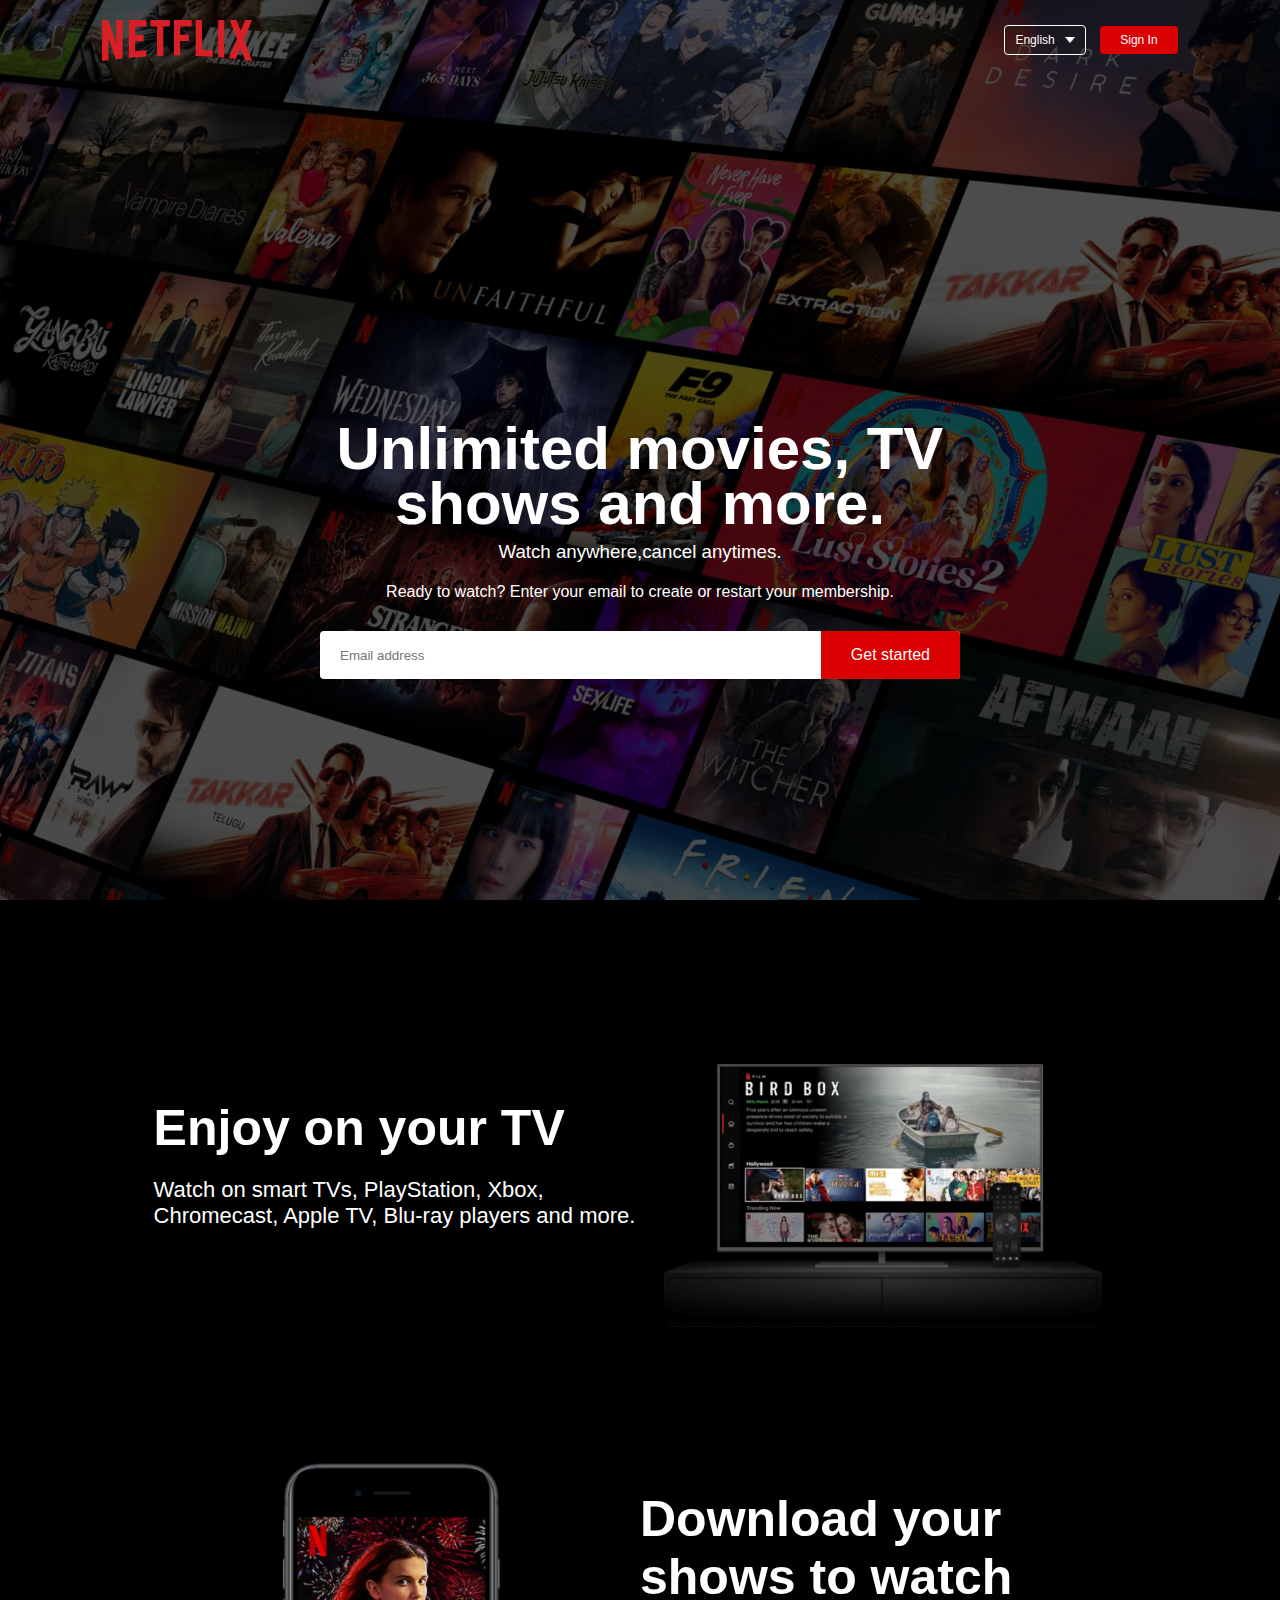
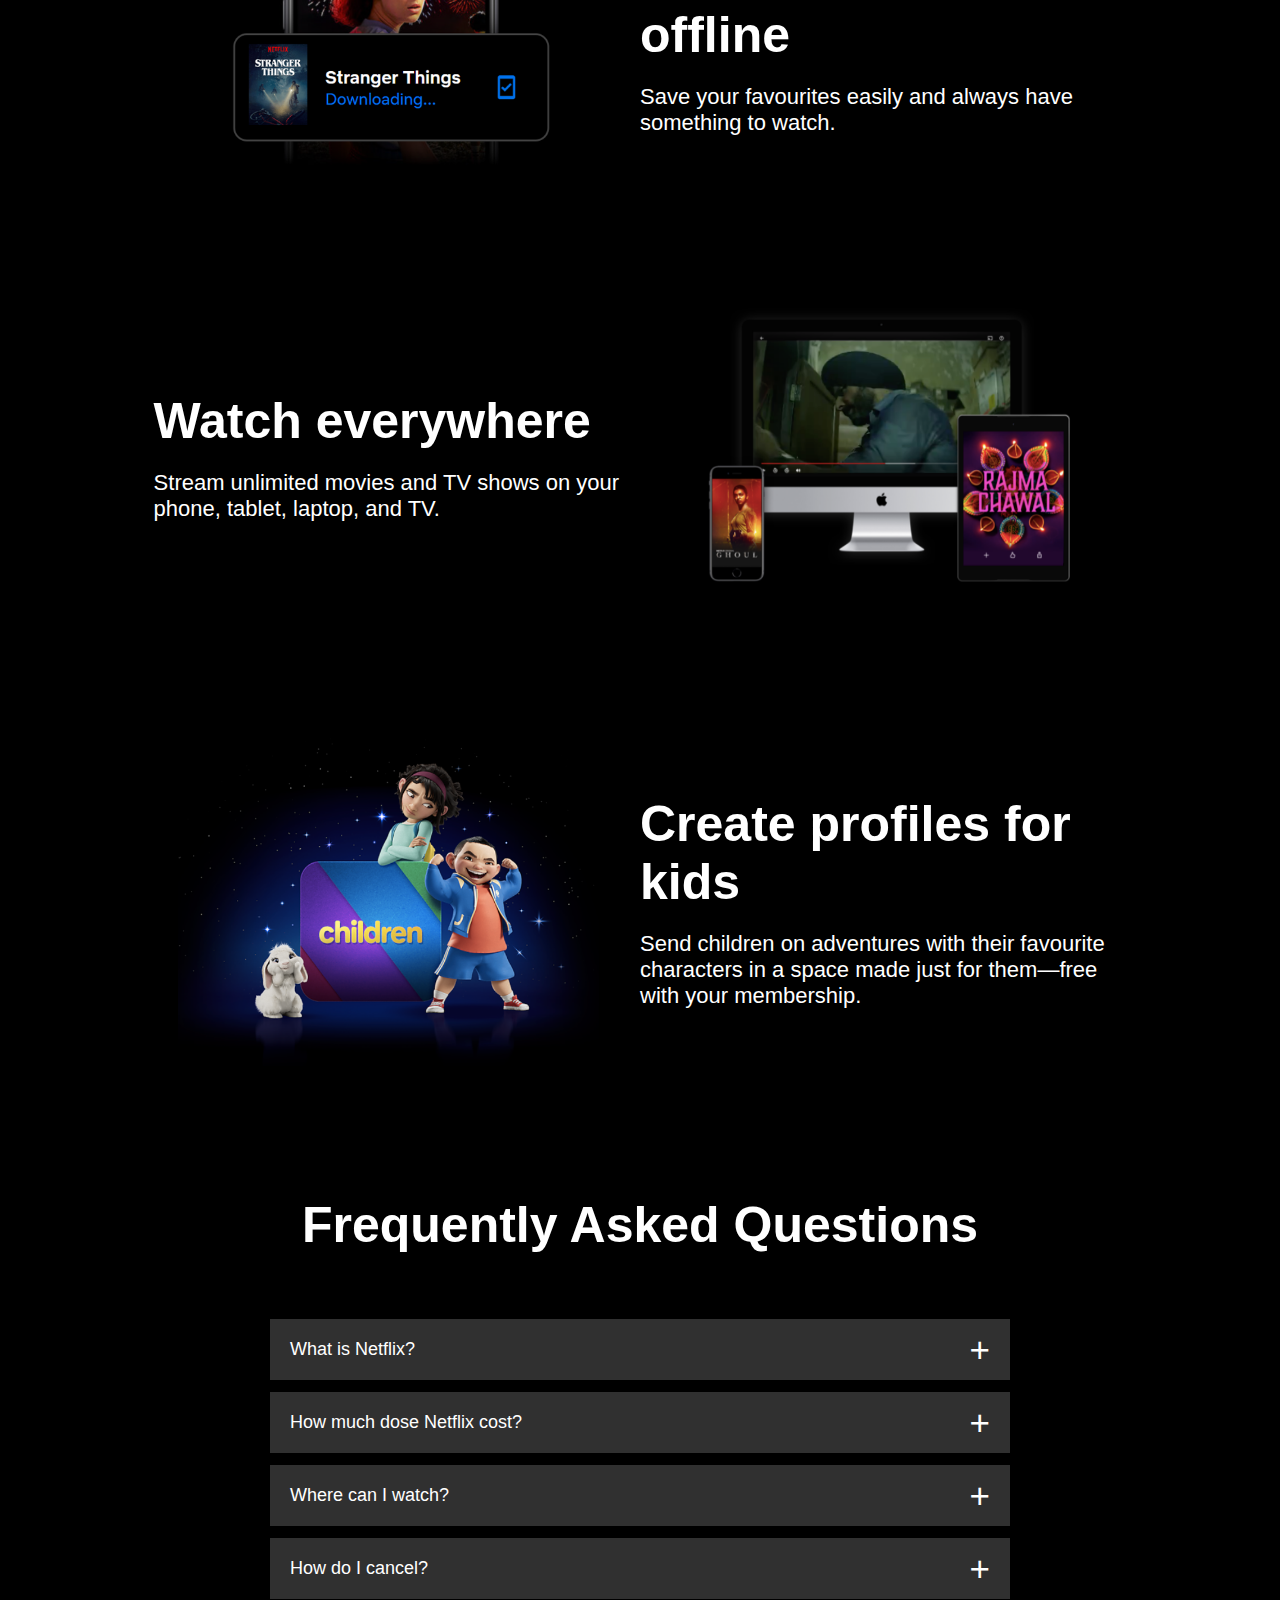
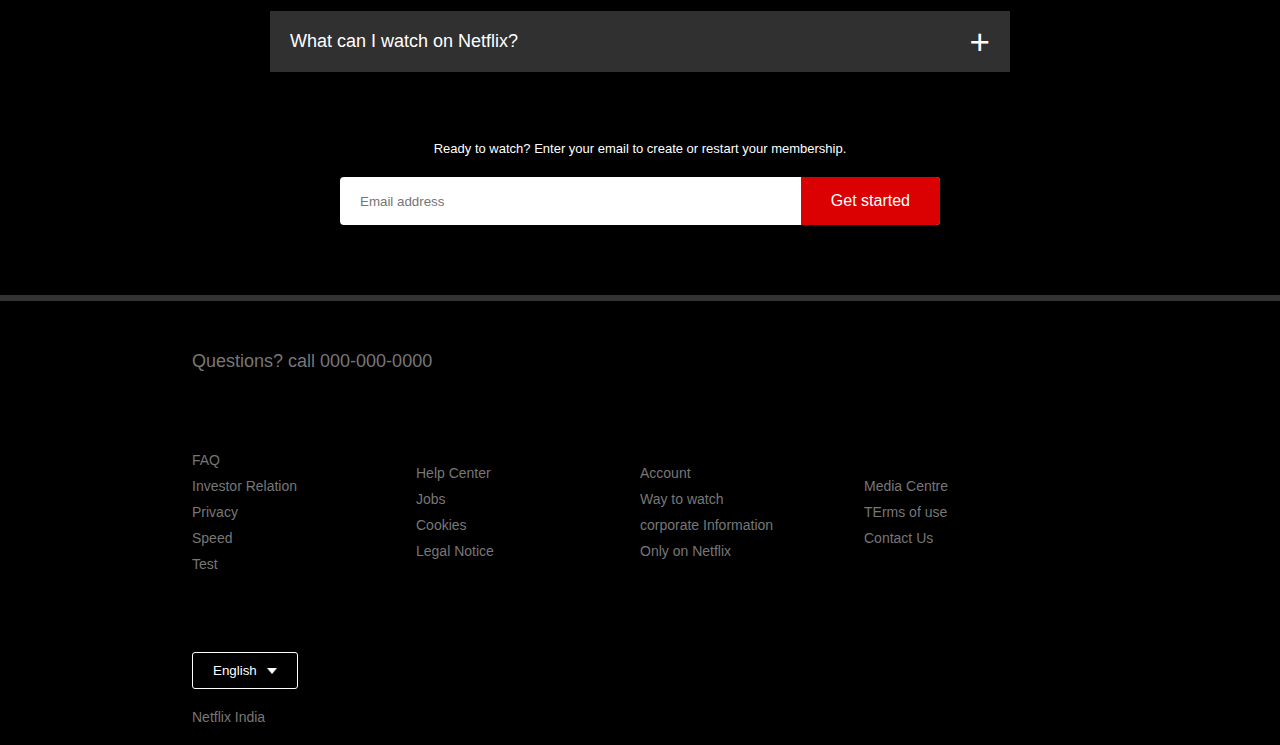
<file: index.html>
<!DOCTYPE html>
<html lang="en">
<head>
    <meta charset="UTF-8">
    <meta name="viewport" content="width=device-width, initial-scale=1.0">
    <title>Netflix clone</title>
    <link rel="stylesheet" href="netflix-clone.css">
</head>
<body>
    <div class="header">
        <nav>
            <img src="logo.png" class="logo">
            <div>
                <button class="language-btn">English<img src ="down-icon.png"></button>
                <button>Sign In</button>
            </div>
        </nav>
        <div class="header-content">
            <h1>Unlimited movies, TV shows and more.</h1>
            <h3> Watch anywhere,cancel anytimes.  </h3>
            <p> Ready to watch? Enter your email to create or restart your membership.</p>
            <form class="email-signup">
                <input type="email"placeholder="Email address"required>
                <button type="Submit">Get started</button>
            </form>
        </div>
    </div>
 <div class="features">
    <div class="row">
        <div class="text-col">
            <h2>Enjoy on your TV</h2>
            <p>Watch on smart TVs, PlayStation, Xbox, Chromecast, Apple TV, Blu-ray players and more.</p>
        </div>
        <div class="img-col">
            <img src="feature-1.png">

        </div>
    </div>

    <div class="row">
        <div class="img-col">
            <img src="feature-2.png">
         </div>
        <div class="text-col">
            <h2> Download your shows to watch offline</h2>
            <p> Save your favourites easily and always have something to watch.</p>
        </div>
       
    </div>

    <div class="row">
        <div class="text-col">
            <h2>Watch everywhere</h2>
            <p> Stream unlimited movies and TV shows on your phone, tablet, laptop, and TV.</p>
        </div>
        <div class="img-col">
            <img src="feature-3.png">
        </div>
    </div>
    <div class="row">
        <div class="img-col">
            <img src="feature-4.png">
         </div>
        <div class="text-col">
          <h2>  Create profiles for kids</h2>
              <p>Send children on adventures with their favourite characters in a space made just for them—free with your membership.</p>
        </div>
        
    </div>
 </div>

      <div class="faq">
            <h1>Frequently Asked Questions</h1>
            <ul class="Questions">
                <li>
                    <input type="radio" name="Questions" id="first">
                    <label for="first">What is Netflix?</label>
                    <div class="content">
                        <p>Lorem ipsum dolor sit amet, consectetur adipisicing elit. Officia deserunt maxime molestias quis possimus officiis distinctio aliquid, quos illo dignissimos blanditiis dolor eveniet nihil delectus dolorem culpa aliquam iure quae?</p>
                    </div>
                </li>
                <li>
                    <input type="radio" name="Questions" id="second">
                    <label for="second">How much dose Netflix cost?</label>
                    <div class="content">
                        <p>Lorem ipsum dolor sit amet, consectetur adipisicing elit. Officia deserunt maxime molestias quis possimus officiis distinctio aliquid, quos illo dignissimos blanditiis dolor eveniet nihil delectus dolorem culpa aliquam iure quae?</p>
                    </div>
                </li>
                <li>
                    <input type="radio" name="Questions" id="third">
                    <label for="third">Where can I watch?</label>
                    <div class="content">
                        <p>Lorem ipsum dolor sit amet, consectetur adipisicing elit. Officia deserunt maxime molestias quis possimus officiis distinctio aliquid, quos illo dignissimos blanditiis dolor eveniet nihil delectus dolorem culpa aliquam iure quae?</p>
                    </div>
                </li>
                <li>
                    <input type="radio" name="Questions" id="fourth">
                    <label for="fourth">How do I cancel?</label>
                    <div class="content">
                        <p>Lorem ipsum dolor sit amet, consectetur adipisicing elit. Officia deserunt maxime molestias quis possimus officiis distinctio aliquid, quos illo dignissimos blanditiis dolor eveniet nihil delectus dolorem culpa aliquam iure quae?</p>
                    </div>
                </li>
                <li>
                    <input type="radio" name="Questions" id="fifth">
                    <label for="fifth">What can I watch on Netflix?</label>
                    <div class="content">
                        <p>Lorem ipsum dolor sit amet, consectetur adipisicing elit. Officia deserunt maxime molestias quis possimus officiis distinctio aliquid, quos illo dignissimos blanditiis dolor eveniet nihil delectus dolorem culpa aliquam iure quae?</p>
                    </div>
                </li>
            </ul>

            <small>Ready to watch? Enter your email to create or restart your membership.</small>
            <form class="email-signup">
                <input type="email"placeholder="Email address"required>
                <button type="Submit">Get started</button>
            </form>

    </div>
    <div class="footer">
        <h2>Questions? call 000-000-0000</h2>

        <div class="row">
            <div class="col">
                <a href="#">FAQ</a>
                <a href="#">Investor Relation</a>
                <a href="#">Privacy</a>
                <a href="#">Speed </a>
                <a href="#">Test</a>
            </div>
            <div class="col">
                <a href="#">Help Center</a>
                <a href="#">Jobs</a>
                <a href="#">Cookies</a>
                <a href="#">Legal Notice</a>
            </div>
            <div class="col">
                <a href="#">Account</a>
                <a href="#">Way to watch</a>
                <a href="#">corporate Information</a>
                <a href="#">Only on Netflix</a>
            </div>
            <div class="col">
                <a href="#">Media Centre</a>
                <a href="#">TErms of use</a>
                <a href="#">Contact Us</a>
            
            </div>
        </div>
        <button class="language-btn">English<img src ="down-icon.png"></button>
        <p class="copyright-txt">Netflix India</p>
    </div>


</body>

</html>
</file>
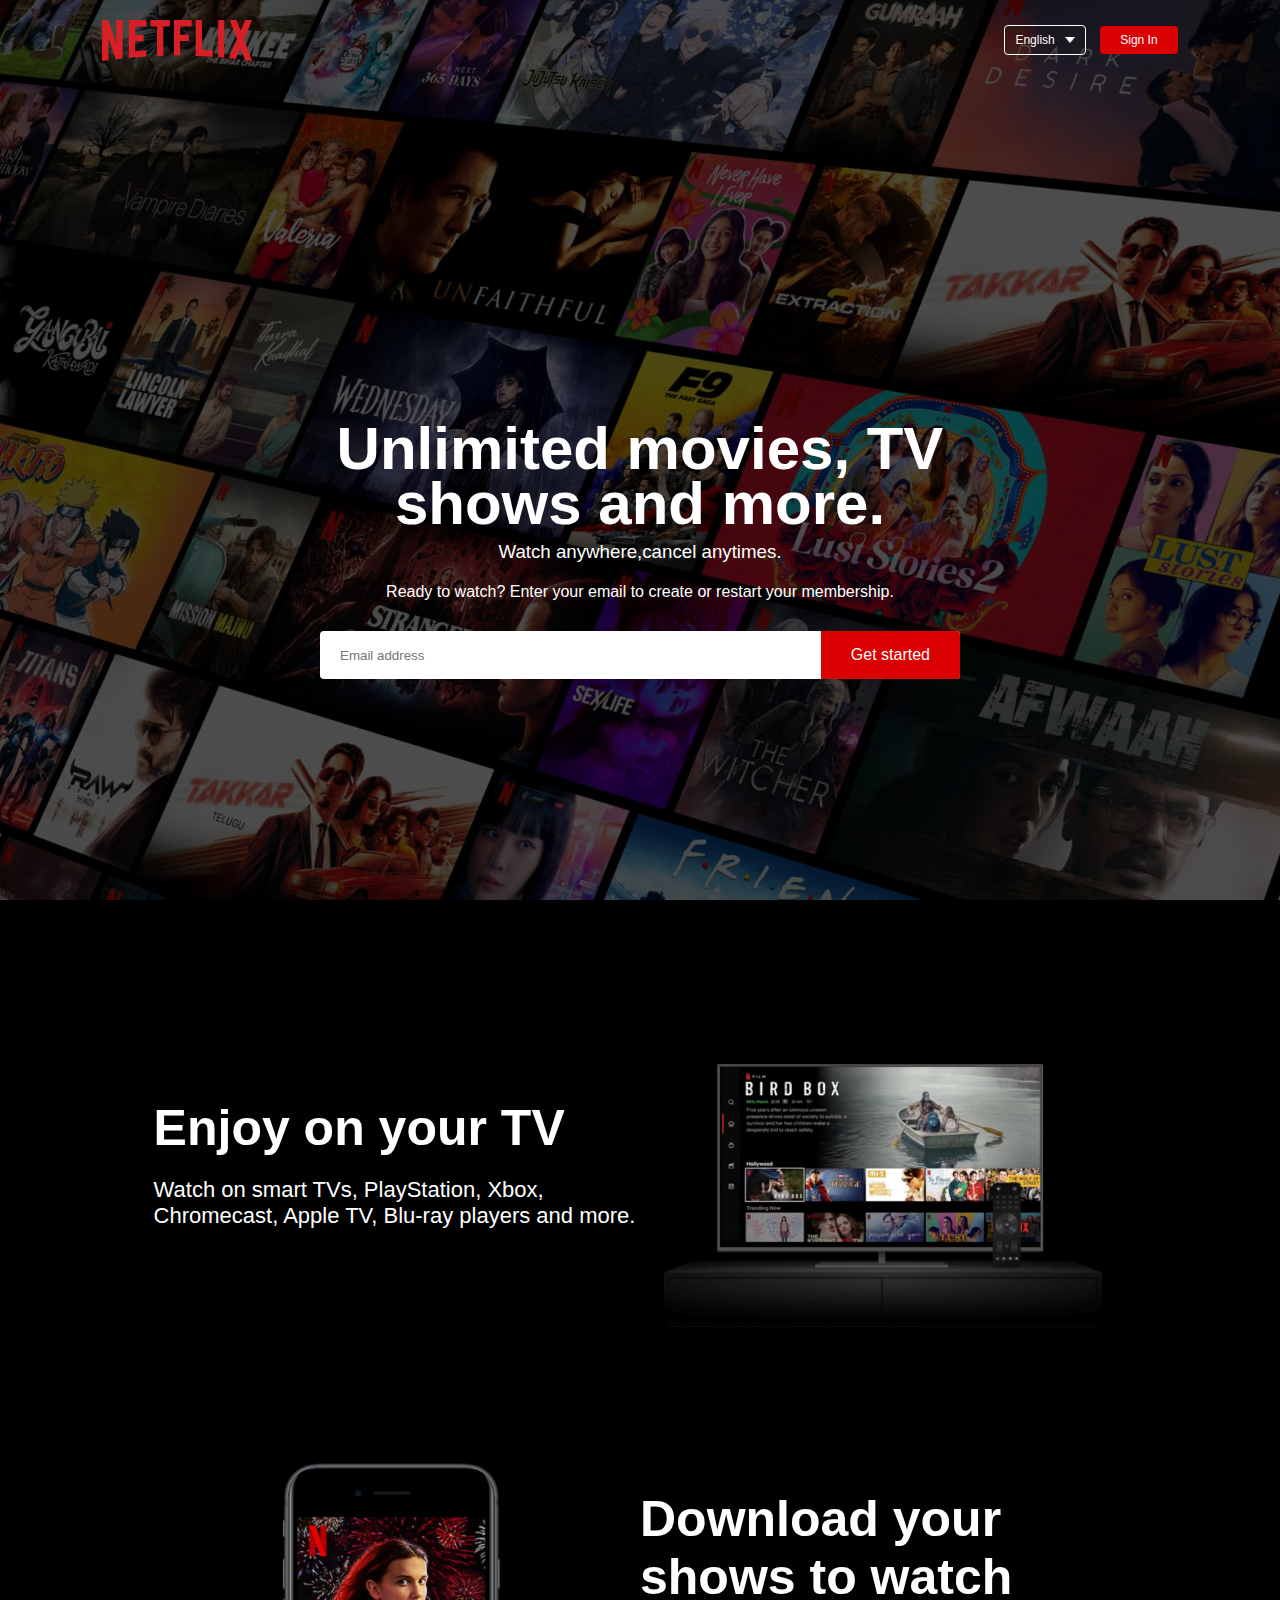
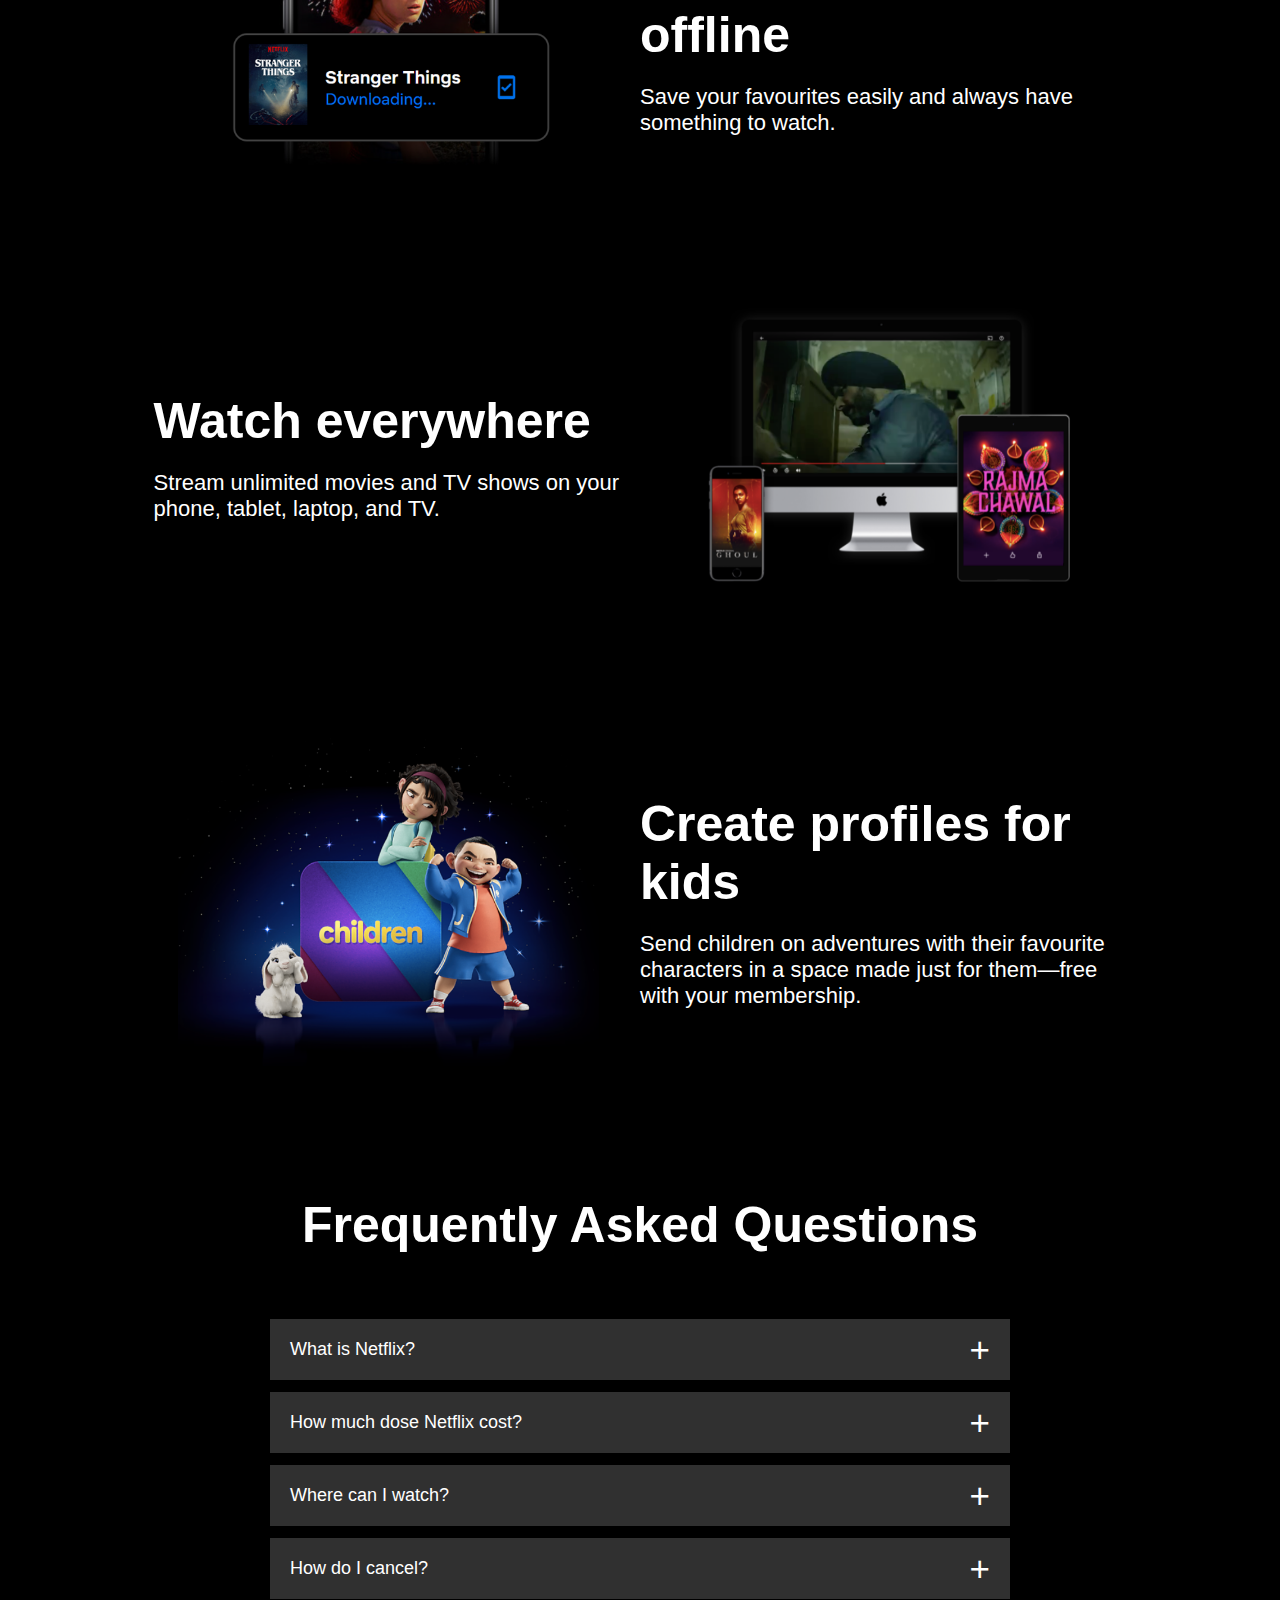
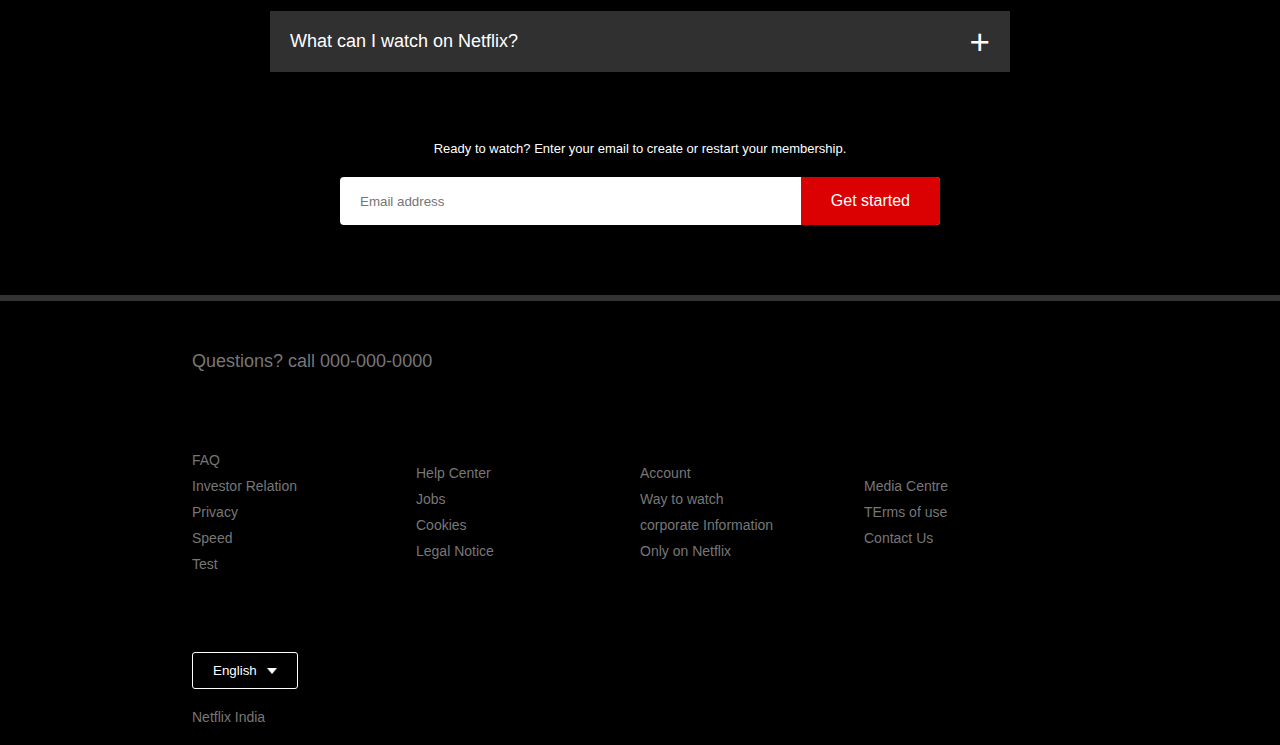
<file: netflix-clone.html>
<!DOCTYPE html>
<html lang="en">
<head>
    <meta charset="UTF-8">
    <meta name="viewport" content="width=device-width, initial-scale=1.0">
    <title>Netflix clone</title>
    <link rel="stylesheet" href="netflix-clone.css">
</head>
<body>
    <div class="header">
        <nav>
            <img src="logo.png" class="logo">
            <div>
                <button class="language-btn">English<img src ="down-icon.png"></button>
                <button>Sign In</button>
            </div>
        </nav>
        <div class="header-content">
            <h1>Unlimited movies, TV shows and more.</h1>
            <h3> Watch anywhere,cancel anytimes.  </h3>
            <p> Ready to watch? Enter your email to create or restart your membership.</p>
            <form class="email-signup">
                <input type="email"placeholder="Email address"required>
                <button type="Submit">Get started</button>
            </form>
        </div>
    </div>
 <div class="features">
    <div class="row">
        <div class="text-col">
            <h2>Enjoy on your TV</h2>
            <p>Watch on smart TVs, PlayStation, Xbox, Chromecast, Apple TV, Blu-ray players and more.</p>
        </div>
        <div class="img-col">
            <img src="feature-1.png">

        </div>
    </div>

    <div class="row">
        <div class="img-col">
            <img src="feature-2.png">
         </div>
        <div class="text-col">
            <h2> Download your shows to watch offline</h2>
            <p> Save your favourites easily and always have something to watch.</p>
        </div>
       
    </div>

    <div class="row">
        <div class="text-col">
            <h2>Watch everywhere</h2>
            <p> Stream unlimited movies and TV shows on your phone, tablet, laptop, and TV.</p>
        </div>
        <div class="img-col">
            <img src="feature-3.png">
        </div>
    </div>
    <div class="row">
        <div class="img-col">
            <img src="feature-4.png">
         </div>
        <div class="text-col">
          <h2>  Create profiles for kids</h2>
              <p>Send children on adventures with their favourite characters in a space made just for them—free with your membership.</p>
        </div>
        
    </div>
 </div>

      <div class="faq">
            <h1>Frequently Asked Questions</h1>
            <ul class="Questions">
                <li>
                    <input type="radio" name="Questions" id="first">
                    <label for="first">What is Netflix?</label>
                    <div class="content">
                        <p>Lorem ipsum dolor sit amet, consectetur adipisicing elit. Officia deserunt maxime molestias quis possimus officiis distinctio aliquid, quos illo dignissimos blanditiis dolor eveniet nihil delectus dolorem culpa aliquam iure quae?</p>
                    </div>
                </li>
                <li>
                    <input type="radio" name="Questions" id="second">
                    <label for="second">How much dose Netflix cost?</label>
                    <div class="content">
                        <p>Lorem ipsum dolor sit amet, consectetur adipisicing elit. Officia deserunt maxime molestias quis possimus officiis distinctio aliquid, quos illo dignissimos blanditiis dolor eveniet nihil delectus dolorem culpa aliquam iure quae?</p>
                    </div>
                </li>
                <li>
                    <input type="radio" name="Questions" id="third">
                    <label for="third">Where can I watch?</label>
                    <div class="content">
                        <p>Lorem ipsum dolor sit amet, consectetur adipisicing elit. Officia deserunt maxime molestias quis possimus officiis distinctio aliquid, quos illo dignissimos blanditiis dolor eveniet nihil delectus dolorem culpa aliquam iure quae?</p>
                    </div>
                </li>
                <li>
                    <input type="radio" name="Questions" id="fourth">
                    <label for="fourth">How do I cancel?</label>
                    <div class="content">
                        <p>Lorem ipsum dolor sit amet, consectetur adipisicing elit. Officia deserunt maxime molestias quis possimus officiis distinctio aliquid, quos illo dignissimos blanditiis dolor eveniet nihil delectus dolorem culpa aliquam iure quae?</p>
                    </div>
                </li>
                <li>
                    <input type="radio" name="Questions" id="fifth">
                    <label for="fifth">What can I watch on Netflix?</label>
                    <div class="content">
                        <p>Lorem ipsum dolor sit amet, consectetur adipisicing elit. Officia deserunt maxime molestias quis possimus officiis distinctio aliquid, quos illo dignissimos blanditiis dolor eveniet nihil delectus dolorem culpa aliquam iure quae?</p>
                    </div>
                </li>
            </ul>

            <small>Ready to watch? Enter your email to create or restart your membership.</small>
            <form class="email-signup">
                <input type="email"placeholder="Email address"required>
                <button type="Submit">Get started</button>
            </form>

    </div>
    <div class="footer">
        <h2>Questions? call 000-000-0000</h2>

        <div class="row">
            <div class="col">
                <a href="#">FAQ</a>
                <a href="#">Investor Relation</a>
                <a href="#">Privacy</a>
                <a href="#">Speed </a>
                <a href="#">Test</a>
            </div>
            <div class="col">
                <a href="#">Help Center</a>
                <a href="#">Jobs</a>
                <a href="#">Cookies</a>
                <a href="#">Legal Notice</a>
            </div>
            <div class="col">
                <a href="#">Account</a>
                <a href="#">Way to watch</a>
                <a href="#">corporate Information</a>
                <a href="#">Only on Netflix</a>
            </div>
            <div class="col">
                <a href="#">Media Centre</a>
                <a href="#">TErms of use</a>
                <a href="#">Contact Us</a>
            
            </div>
        </div>
        <button class="language-btn">English<img src ="down-icon.png"></button>
        <p class="copyright-txt">Netflix India</p>
    </div>


</body>

</html>
</file>
<file: netflix-clone.css>
*{
    margin: 0;
    padding: 0;
    font-family:'poppins',sans-serif;
    box-sizing: border-box;
}
body{
    background-color: #000;
    color: #fff;
}
.header{
    width: 100%;
    height: 100vh;
    background-image:linear-gradient(rgba(0,0,0,0.6),rgba(0,0,0,0.6)), url(main-img.jpg);
    background-size: cover;
    background-position: center;
    padding: 10px 8%;
    position: relative;

}
nav{
    display: flex;
    align-items: center;
    justify-content: space-between;
    padding: 10px 0;
}
.logo{
    width: 150px;
    cursor: pointer;
}
nav button{
    border: 0;
    outline: 0;
    background: #db0001;
    color: #fff;
    padding: 7px 20px;
    font-size: 12px;
    border-radius: 4px;
    margin-left: 10px;
    cursor: pointer;
}
.language-btn{
    display: inline-flex;
    align-items: center;
    background: transparent;
    border: 1px solid #fff;
    padding:7px 10px;
}
.language-btn img{
    width: 10px;
    margin-left: 10px;
}
.header-content{
    position: absolute;
    top:50%;
    left: 50%;
    transform:translate(-50%,-50%);
    text-align:center ;
    margin-top: 100px;
}
.header-content h1{
    font-size: 60px;
    line-height: 55px;
    font-weight: 600;
    max-width: 650px;
}
.header-content h3{ 
    margin-top: 10px;
    font-weight: 400;
    margin-bottom: 20px;
}
.email-signup {
    background-color: #fff;
    border-radius: 4px;
    display: flex;
    align-items: center;
    margin-top: 30px;
    overflow: hidden;
}
.email-signup input{
    flex: 1;
    border: 0;
    outline: 0;
    color: #fff;
    margin-left: 20px;
}
.email-signup button {
    background: #db0001;
    border: 0;
    outline: 0;
    color: #fff;
    font-size: 16px;
    cursor: pointer;
    padding: 15px 30px;
}
/* ...........features..............*/
.features{
   padding: 50px 12%;
   font-size: 22px;
}
.row{
    display: flex;
    width:100%;
    align-items: center;
    flex-wrap: wrap;
    padding:50px 0;
}
.text-col{
    flex-basis: 50%;
    margin-bottom: 20px;
}
.img-col{
    flex-basis: 50%;
    margin-bottom: 20px;

}
.img-col img {
    display: block;
    width: 90%;
    margin: auto;

}
.features h2{
    font-size: 50px;
    font-weight: 600;
    margin-bottom: 20px;
}
.faq{
    padding: 10px 12%;
    text-align: center;}

.faq h1{
    font-size: 50px;
    font-weight: 600;
    
}
.Questions{
    margin: 60px auto;
    width: 100%;
    max-width: 750px;
}
.Questions li{
    list-style: none;
    width: 100%;
    padding: 5px;
}
.Questions li label{
    display: flex;
    align-items: center;
    padding:20px;
    font-size: 18px;
    font-weight: 500;
    background:#303030;
    margin-bottom: 2px;
    cursor:pointer;
    position: relative;
}
label::after{
    content: '+';
    font-size: 35px;
    position: absolute;
    right:20px;
    transition: transform 0.5s;
}
input[type="radio"]{
    display: none;
}
.Questions .content{
    background: #303030;
    text-align: left;
    padding: 0 20px;
    max-height:0 ;
    overflow: hidden;
    transition: max-height 0.5s,padding 0.5s;
}
.Questions input[type="radio"]:checked+ label+.content{
    max-height: 600px;
    padding: 30px 20px;
}
.Questions input[type="radio"]:checked+ label::after{
    transform: rotate(135deg);
}
.faq .email-signup{
    max-width: 600px;
    margin: 20px auto 60px;
}
.faq small{
    font-size: 13px;
}
/*..................footer............*/

.footer{
    padding: 50px 15% 10px;
    border-top: 6px solid #333;
    color: #777;
}
.footer h2{
    font-size: 18px;
    font-weight: 400;
    margin-bottom: 30px;
}
.footer .col{
    flex-basis: 25%;
    flex-grow: 1;
    margin-bottom: 20px;
}
.footer .col a{
    display: block;
    text-decoration: none;
    color: #777;
    font-size: 14px;
    margin-bottom: 10px;
}
.footer.row {
    align-items: flex-start;
    padding: 10px 0;
}
.footer .language-btn{
    color: #fff;
    padding: 10px 20px;
    border-radius: 3px;
}
.copyright-txt{
    font-size: 14px;
    margin-top: 20px;
    margin-bottom: 10px;
}
/*.......media queries............*/

@media only screen and (max-width:600px){
    .logo{
        width: 100px;
    }
    nav button{
        padding: 5px 10px;
    }
    nav .language-btn{
        padding: 4px 8px;
    }
    .header-content{
        position: unset;
        transform: none;
        padding-top: 150px;
    }
    .header-content h1{
        font-size: 30px;
    }
    .email-signup button{
        font-size: 12px;
        padding: 10px 15px;
    }
    .text-col, .img-col{
        flex-basis: 100%;
    }
    .features h2{
        font-size: 30px;

    }
    .features p{
        font-size: 15px;
    }
    .row:nth-child(2), .row:nth-child(4){
        flex-direction: column-reverse;
    }

    .features .row{
        padding: 10px 0;
    }
    .faq h1{
        font-size: 20px;
    }
    .Questions .content{
        font-size:  14px;
    }
    .Questions li label{
        padding: 10px;
        font-size: 14px;
    }
    label::after
    {
        font-size: 22px;
    }
}
</file>
